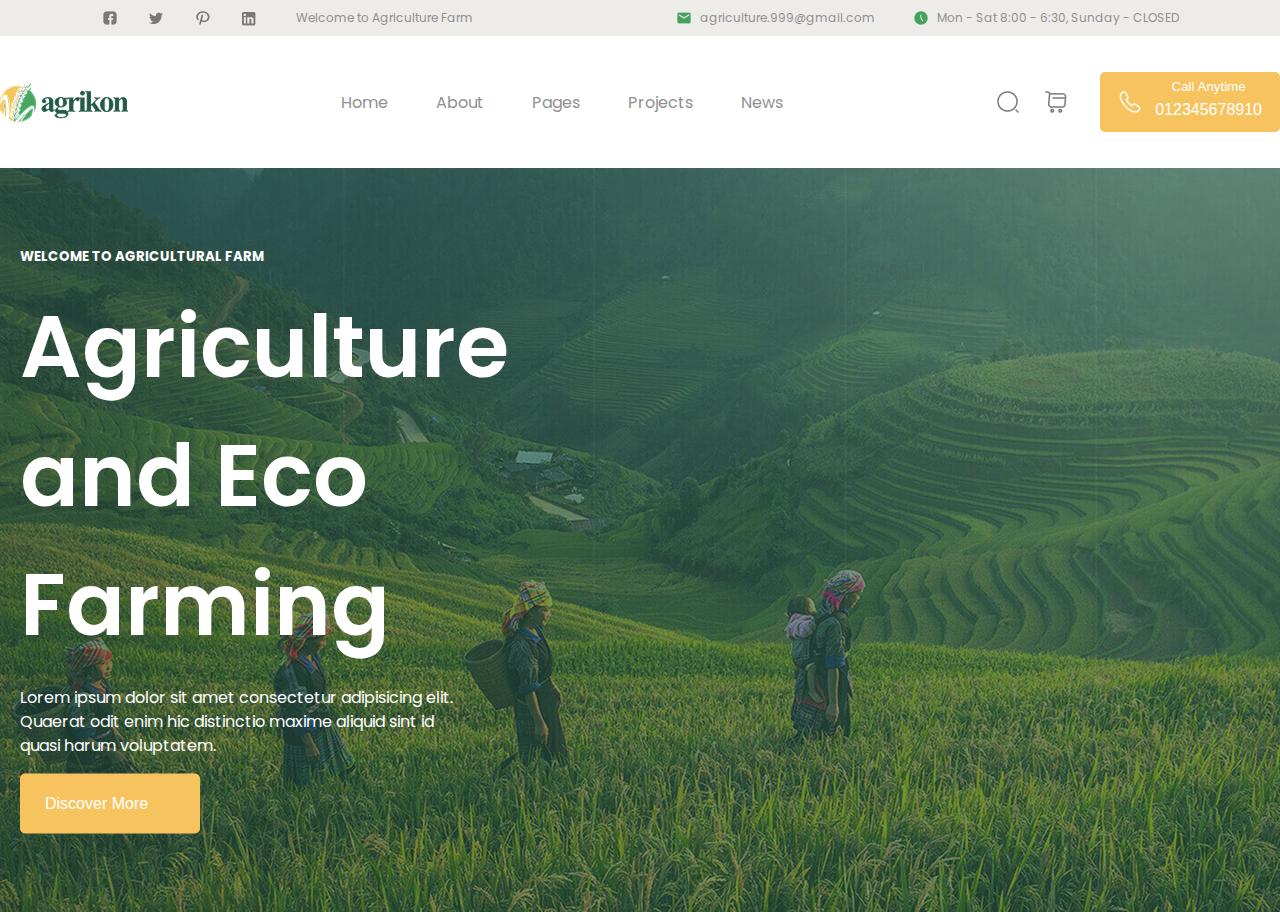
<file: Agriculture/index.html>
<html lang="en">

<head>
    <meta charset="UTF-8">
    <meta name="viewport" content="width=device-width, initial-scale=1.0">
    <title>Agricultural Website</title>
    <link rel="stylesheet" href="style.css">
    <link rel="preconnect" href="https://fonts.googleapis.com">
    <link rel="preconnect" href="https://fonts.gstatic.com" crossorigin>
    <link
        href="https://fonts.googleapis.com/css2?family=Poppins:ital,wght@0,100;0,200;0,300;0,400;0,500;0,600;0,700;0,800;0,900;1,100;1,200;1,300;1,400;1,500;1,600;1,700;1,800;1,900&display=swap"
        rel="stylesheet">
        <link rel="stylesheet" href="extra.css">
</head>

<body>
    <header>
        <div class="container">
            <div class="top">
                <div class="left">
                    <div class="social">
                        <a href=""><img height="16px" width="16px" src="images/facebook.png" alt=""></a>
                        <a href=""><img height="16px" width="16px" src="images/mdi_twitter.png" alt=""></a>
                        <a href=""><img height="16px" width="16px" src="images/ph_pinterest-logo-bold.png" alt=""></a>
                        <a href=""><img height="16px" width="16px" src="images/mdi_linkedin.png" alt=""></a>
                    </div>
                    <div id="welcome">
                        <p>Welcome to Agriculture Farm</p>
                    </div>
                </div>
                <div class="right">
                    <div class="mail">
                        <img height="16px" width="16px" src="images/material-symbols_mail-rounded.png" alt="">
                        <p>agriculture.999@gmail.com</p>
                    </div>
                    <div class="time">
                        <img height="16px" width="16px" src="images/mdi_clock-time-five.png" alt="">
                        <span>Mon - Sat 8:00 - 6:30, Sunday - CLOSED</span>
                    </div>
                </div>
            </div>

            <div class="navbar">
                <div class="logo">
                    <img height="39px" width="128px" src="images/Logo.png" alt="">
                </div>
                <div class="nav">
                    <ul>
                        <li><a href="">Home</a></li>
                        <li><a href="">About</a></li>
                        <li><a href="">Pages</a></li>
                        <li><a href="">Projects</a></li>
                        <li><a href="">News</a></li>
                    </ul>
                </div>
                <div class="wrapper">
                    <div class="shopping">
                        <div class="search">
                            <img width="24px" height="24px" src="images/searchnormal1.png" alt="">
                        </div>
                        <div class="cart">
                            <img width="24px " height="24px" src="images/shoppingcart.png" alt="">
                        </div>
                    </div>
                    <button class="contact btn">
                        <div class="call">
                            <img width="24px" height="24px" src="images/call.png" alt="">
                        </div>
                        <div class="number">
                            <p>Call Anytime</p>
                            <p id="num">012345678910</p>
                        </div>
                </div>
            </div>
        </div>
        </div>
    </header>
      <section class="one">
      <div class="container">
        <div class="box">
            <h5>WELCOME TO AGRICULTURAL FARM</h5>
            <h1>Agriculture and Eco Farming</h1>
            <p>Lorem ipsum dolor sit amet consectetur adipisicing elit. Quaerat odit enim hic distinctio maxime aliquid sint id quasi harum voluptatem.</p>
            <button class="btn">Discover More</button>
        </div>
      </div>
      </section>
</body>

</html>
</file>
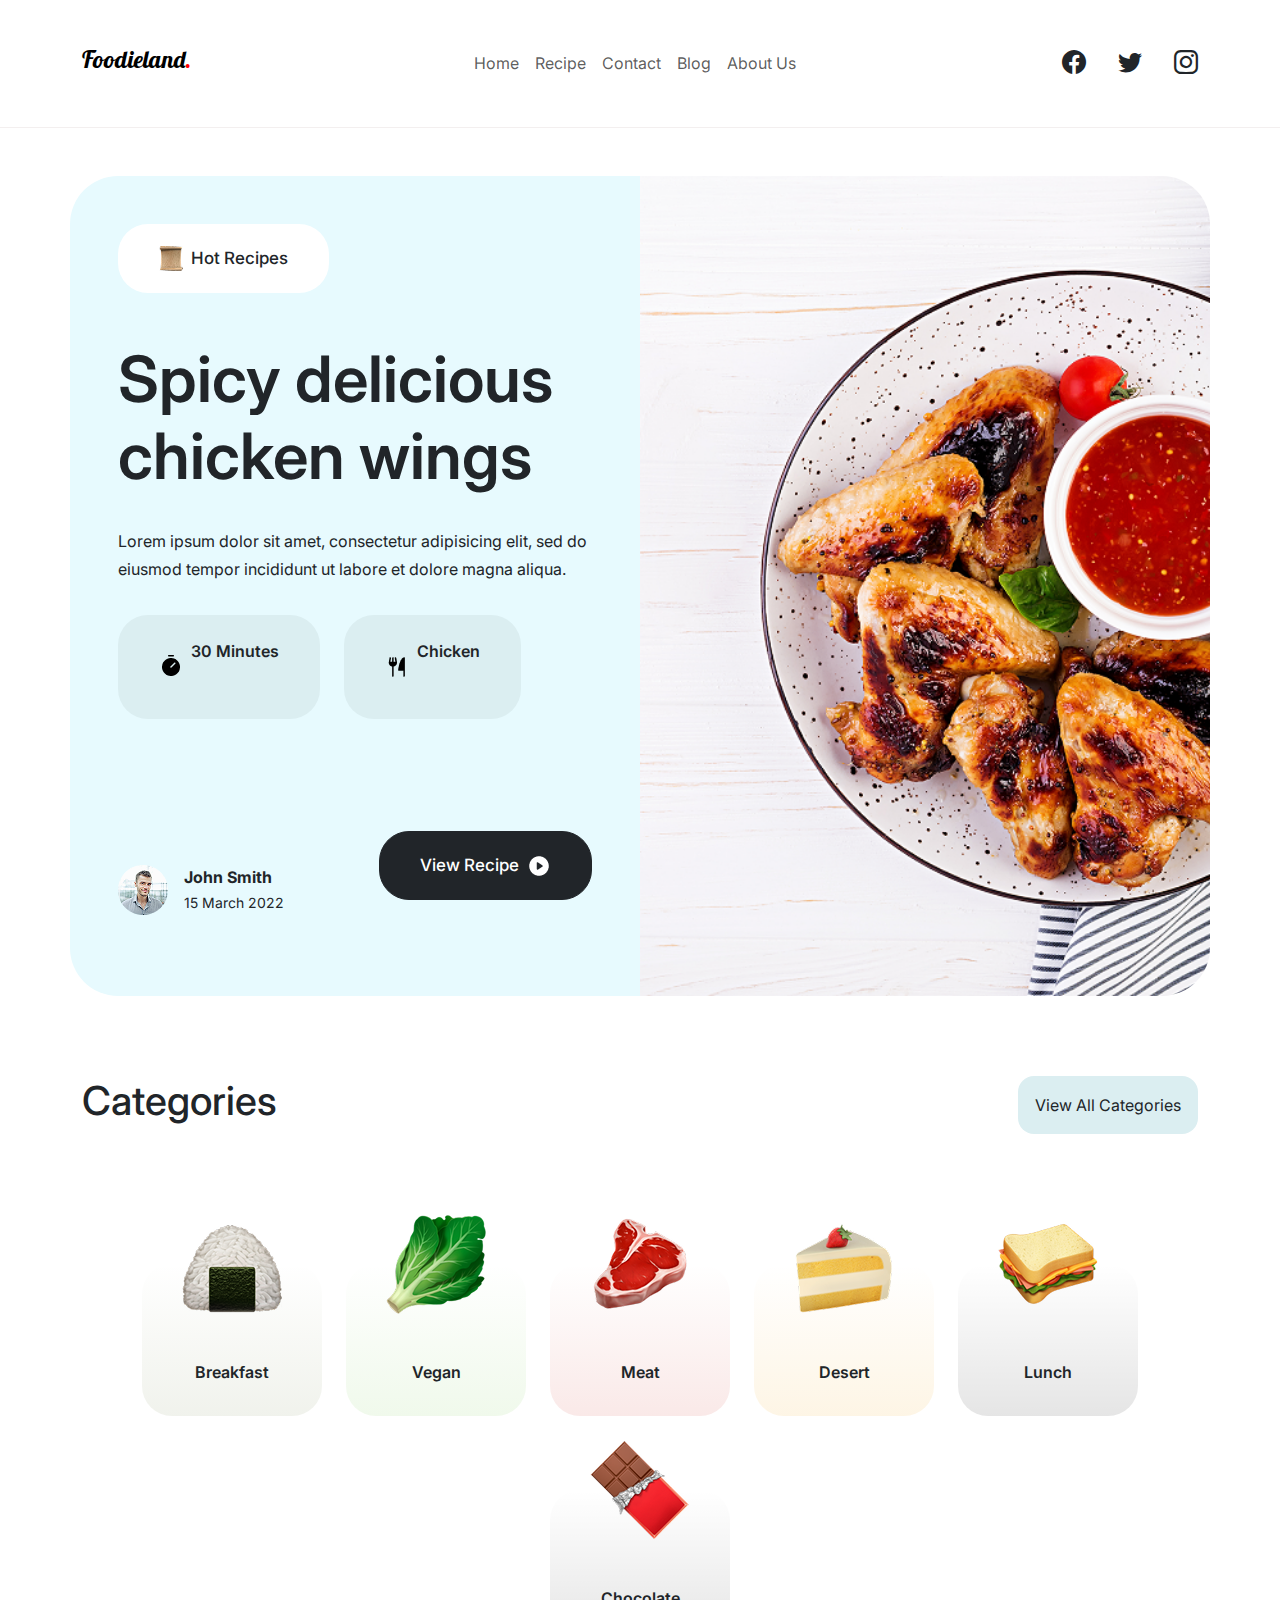
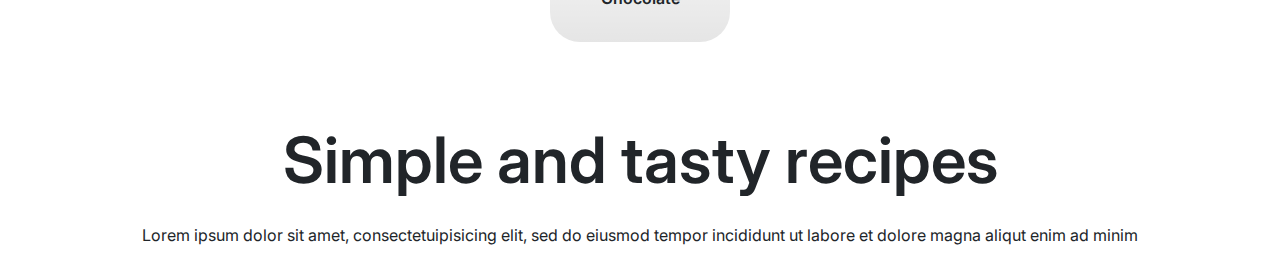
<file: Food/index.html>
<!DOCTYPE html>
<html lang="en">

<head>
    <meta charset="UTF-8">
    <meta name="viewport" content="width=device-width, initial-scale=1.0">
    <link href="https://cdn.jsdelivr.net/npm/bootstrap@5.3.3/dist/css/bootstrap.min.css" rel="stylesheet">
    <link rel="preconnect" href="https://fonts.googleapis.com">
    <link rel="preconnect" href="https://fonts.gstatic.com" crossorigin>
    <link href="https://fonts.googleapis.com/css2?family=Lobster&display=swap" rel="stylesheet">
    <link rel="preconnect" href="https://fonts.googleapis.com">
    <link rel="preconnect" href="https://fonts.gstatic.com" crossorigin>
    <link href="https://fonts.googleapis.com/css2?family=Inter:wght@100..900&display=swap" rel="stylesheet">
    <link rel="stylesheet" href="https://cdn.jsdelivr.net/npm/bootstrap-icons/font/bootstrap-icons.css">
    <link rel="stylesheet" href="style.css">
    <link rel="stylesheet" href="media.css">
    <title>Restaurant</title>
</head>

<body>
    <header class="container-fluid">
        <div class="container">
            <div class="row">
                <div class="col-12">
                    <nav class="navbar navbar-expand-lg d-flex justify-content-between align-items-center py-3 my-4">
                        <a href="#" class="navbar-brand">
                            <h1>Foodieland<span>.</span></h1>
                        </a>
                        <button class="navbar-toggler" type="button" data-bs-toggle="offcanvas"
                            data-bs-target="#menuoff">
                            <span class="navbar-toggler-icon"></span>
                        </button>
                        <div class="collapse navbar-collapse" id="menu"></div>
                        <div class="offcanvas offcanvas-start" tabindex="-1" id="menuoff">
                            <div class="offcanvas-header">
                                <button type="button" class="btn-close text-reset" data-bs-dismiss="offcanvas"
                                    aria-label="Close"></button>
                            </div>
                            <div class="offcanvas-body">
                                <ul class="navbar-nav">
                                    <li class="nav-item"><a href="#" class="nav-link">Home</a></li>
                                    <li class="nav-item"><a href="#" class="nav-link">Recipe</a></li>
                                    <li class="nav-item"><a href="#" class="nav-link">Contact</a></li>
                                    <li class="nav-item"><a href="#" class="nav-link">Blog</a></li>
                                    <li class="nav-item"><a href="#" class="nav-link">About Us</a></li>
                                </ul>
                            </div>
                        </div>
                        <div class="d-none d-lg-block">
                            <ul class="list-inline m-0 d-flex gap-4">
                                <li class="list-inline-item"><a href="#" class="text-dark fs-4"><i
                                            class="bi bi-facebook"></i></a></li>
                                <li class="list-inline-item"><a href="#" class="text-dark fs-4"><i
                                            class="bi bi-twitter"></i></a></li>
                                <li class="list-inline-item"><a href="#" class="text-dark fs-4"><i
                                            class="bi bi-instagram"></i></a></li>
                            </ul>
                        </div>
                    </nav>
                </div>
            </div>
        </div>
    </header>

    <section class="hero container-fluid my-5">
        <div class="container">
            <div class="row">
                <div class="col-lg-6 left">
                    <div class="hot">
                        <button class="btn bg-white"><img src="Images/hero/image 14.png" alt="">Hot Recipes</button>
                    </div>
                    <h1>Spicy delicious chicken wings</h1>
                    <p>Lorem ipsum dolor sit amet, consectetur adipisicing elit, sed do eiusmod tempor incididunt ut
                        labore et dolore magna aliqua.</p>
                    <div class="btn-wrapper d-flex gap-4">
                        <button class="btn d-flex align-items-center justify-content-center">
                            <img src="Images/hero/Timer.png" alt="">
                            <p>30 Minutes</p>
                        </button>
                        <button class="btn d-flex align-items-center justify-content-center">
                            <img src="Images/hero/ForkKnife.png" alt="">
                            <p>Chicken</p>
                        </button>
                    </div>
                    <div class="d-flex align-items-center justify-content-between w-100">
                        <div class="d-flex gap-3 align-items-center">
                            <img width="50px" height="50px" src="Images/hero/Ellipse 2.png" alt="">
                            <div class="date">
                                <p class="m-0">John Smith</p>
                                <p class="m-0">15 March 2022</p>
                            </div>
                        </div>
                        <button class="btn btn-dark d-flex align-items-center justify-content-center">
                            View Recipe <span><img src="Images/hero/PlayCircle.png" alt=""></span>
                        </button>
                    </div>
                </div>
                <div class="col-lg-6" id="heroimg"></div>
            </div>
        </div>
    </section>
    <section class="categories container-fluid">
        <div class="container">
            <div class="row justify-content-between align-items-center title-holder">
                <div class="col-auto">
                    <h1>Categories</h1>
                </div>
                <div class="col-auto">
                    <button class="btn">View All Categories</button>
                </div>
            </div>
            <div class="wrapper">
                <div
                    class="row row-cols-lg-6 row-cols-md-3 row-cols-1 row-cols-1 justify-content-center gap-4 mx-0 main">
                    <div class="col box px-0">
                        <div class="parent" id="breakfast">
                            <div class="image"><img src="Images/category/breakfast.png" alt=""></div>
                            <div class="title">
                                <P>Breakfast</P>
                            </div>
                        </div>
                    </div>
                    <div class="col box px-0 ">
                        <div class="parent" id="vegan">
                            <div class="image"><img src="Images/category/vegan.png" alt=""></div>
                            <div class="title">
                                <P>Vegan</P>
                            </div>
                        </div>
                    </div>
                    <div class="col box px-0">
                        <div class="parent" id="meat">
                            <div class="image"><img src="Images/category/meat.png " alt=""></div>
                            <div class="title">
                                <P>Meat</P>
                            </div>
                        </div>
                    </div>
                    <div class="col box px-0">
                        <div class="parent" id="desert">
                            <div class="image"><img src="Images/category/desert.png" alt=""></div>
                            <div class="title">
                                <P>Desert</P>
                            </div>
                        </div>
                    </div>
                    <div class="col box px-0">
                        <div class="parent" id="lunch">
                            <div class="image"><img src="Images/category/lunch.png" alt=""></div>
                            <div class="title">
                                <P>Lunch</P>
                            </div>
                        </div>
                    </div>
                    <div class="col box px-0">
                        <div class="parent" id="chocolate">
                            <div class="image"><img src="Images/category/chocolate.png" alt=""></div>
                            <div class="title">
                                <P>Chocolate</P>
                            </div>
                        </div>
                    </div>


                </div>
            </div>
        </div>
        </div>
    </section>
    <section class="recipes container-fluid">
        <div class="container">
            <div class="row text-center gy-3">
                <h1>Simple and tasty recipes</h1>
                <p>Lorem ipsum dolor sit amet, consectetuipisicing elit, sed do eiusmod tempor incididunt ut labore et
                    dolore magna aliqut enim ad minim </p>
            </div>
        </div>
    </section>

    <script src="https://cdn.jsdelivr.net/npm/bootstrap@5.3.3/dist/js/bootstrap.bundle.min.js"></script>
</body>

</html>
</file>
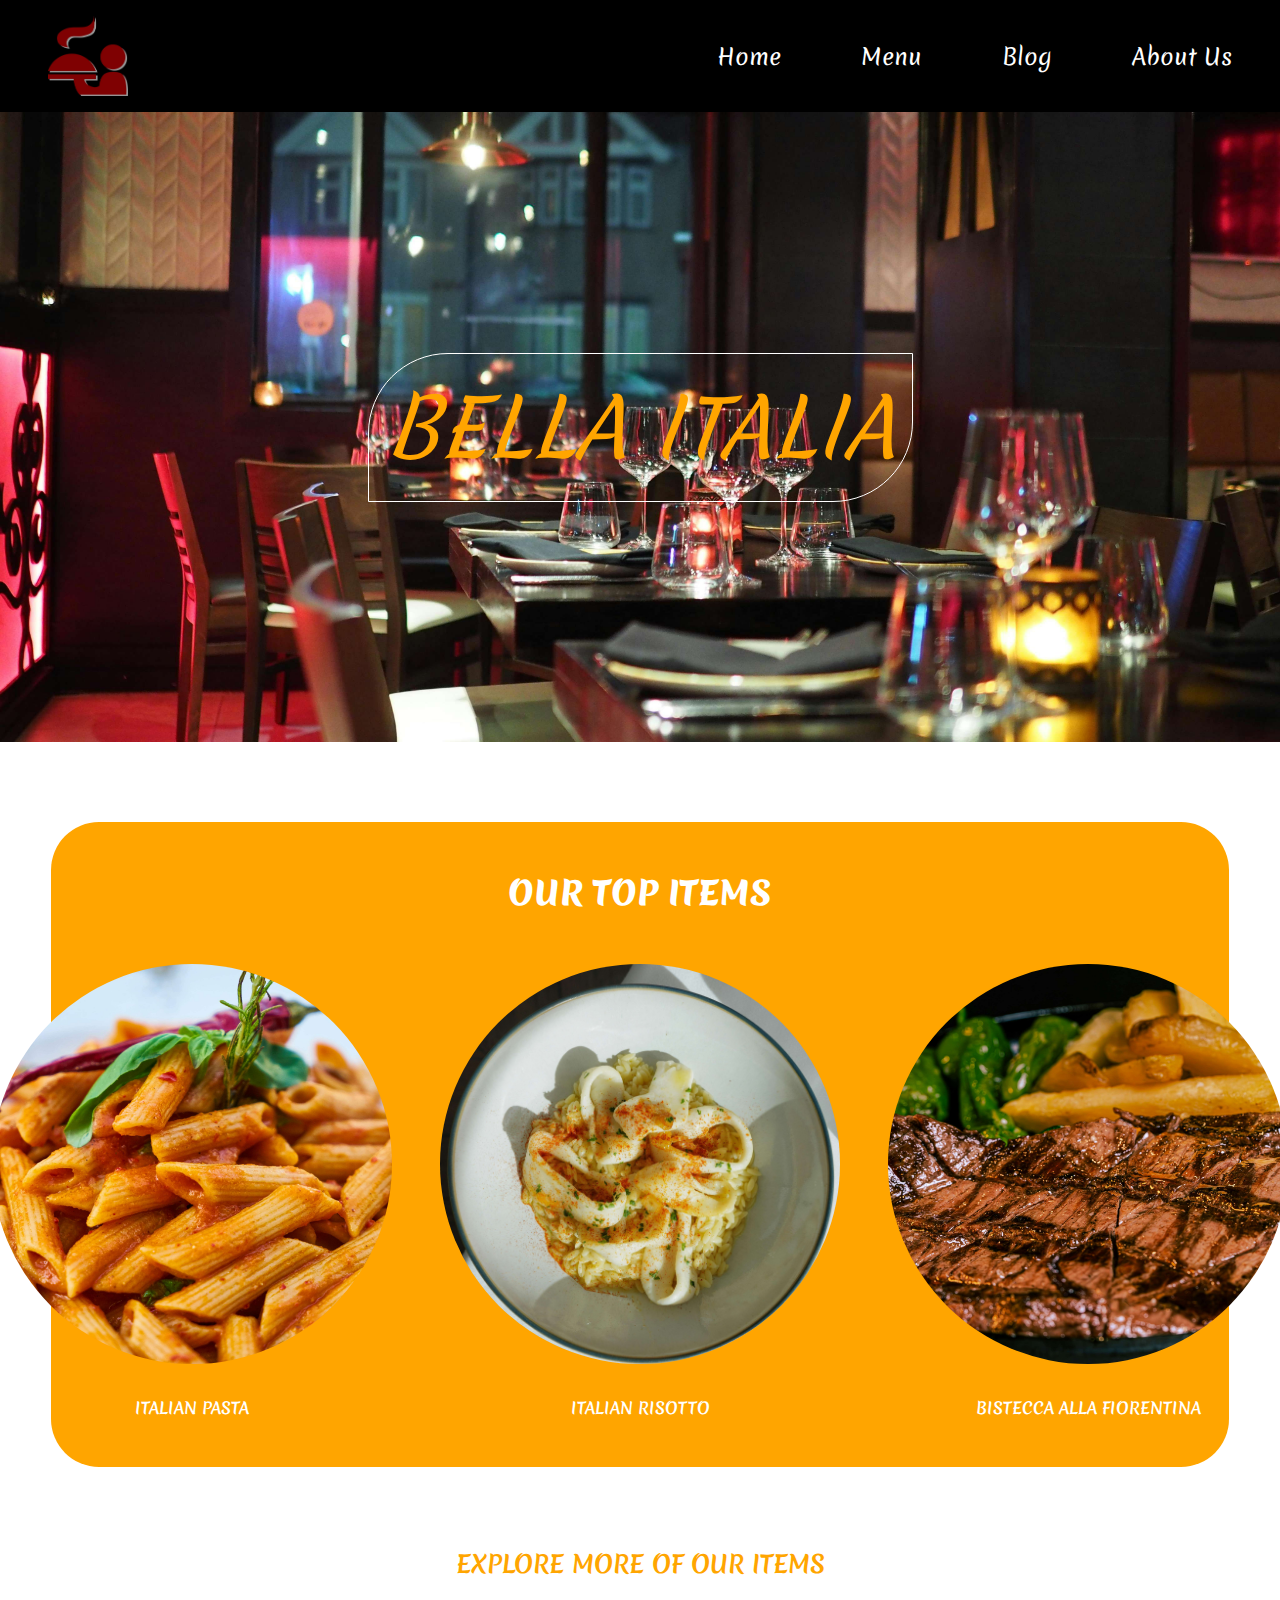
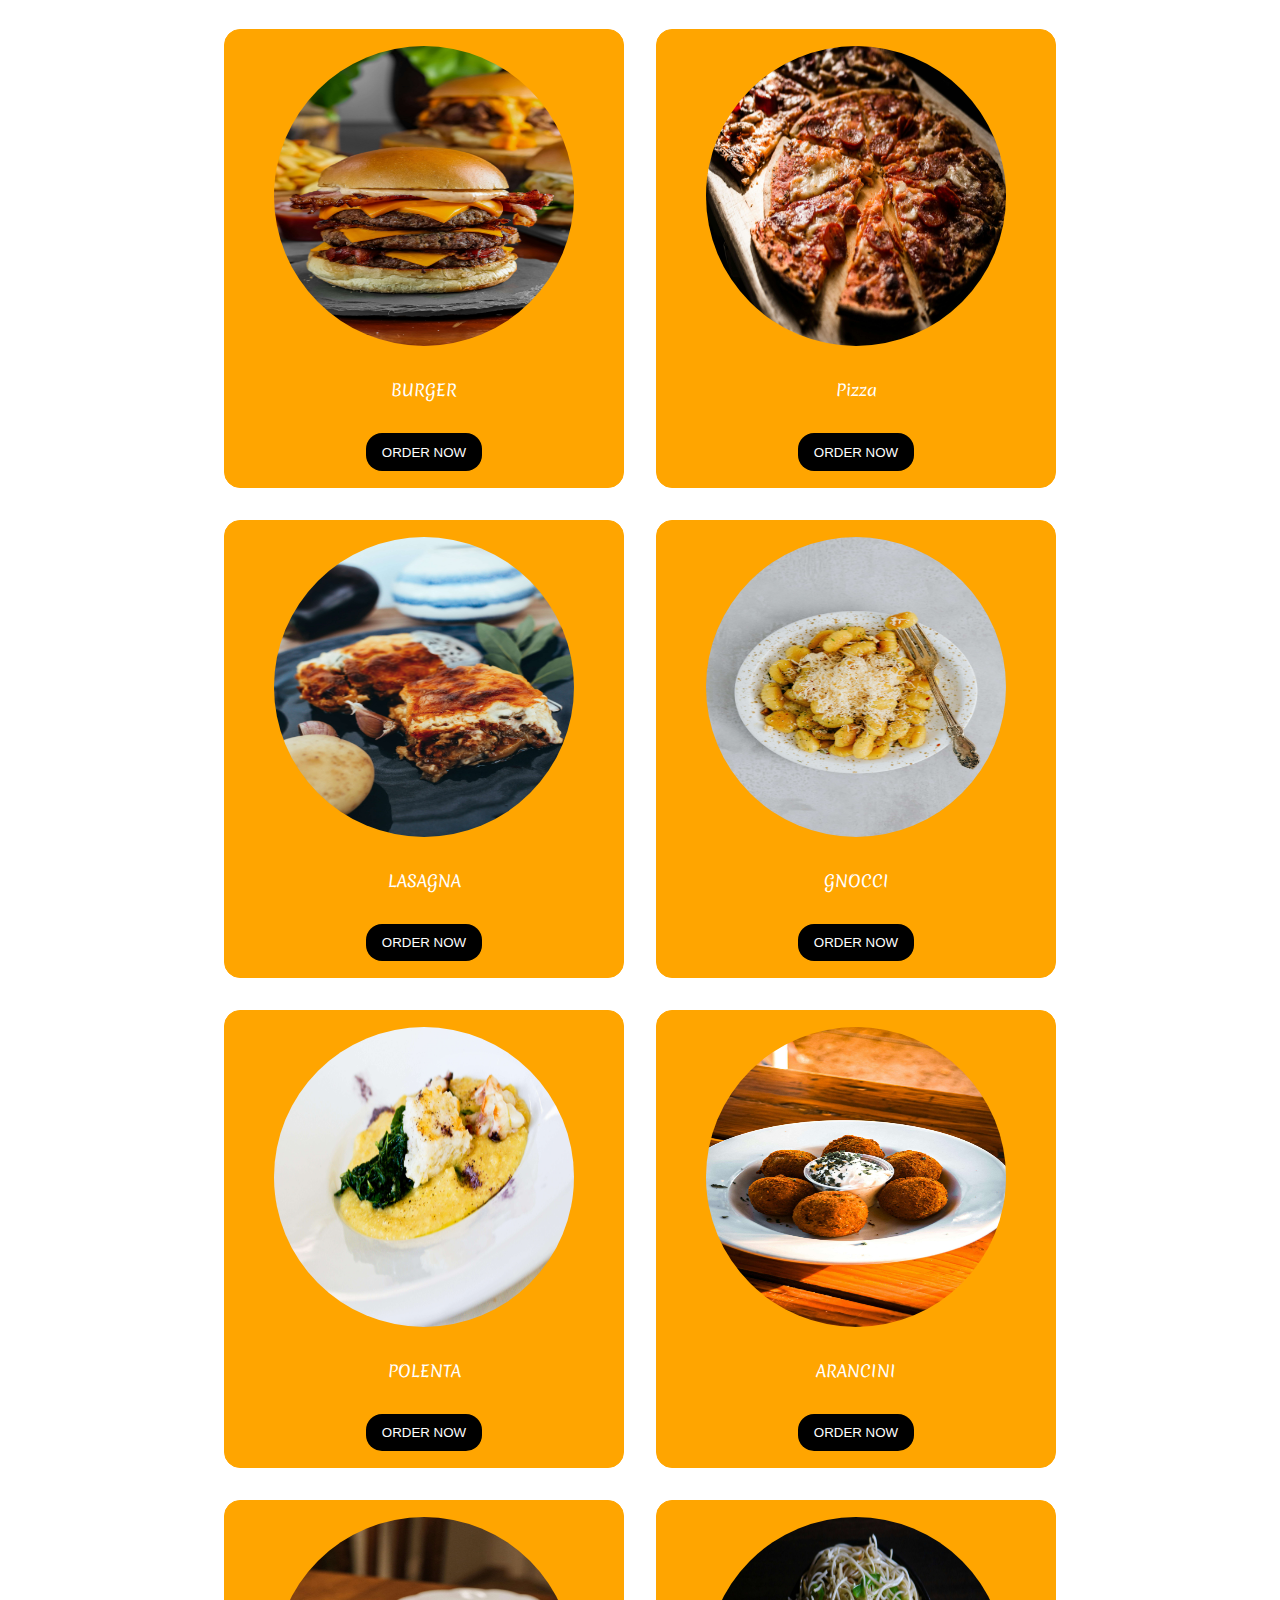
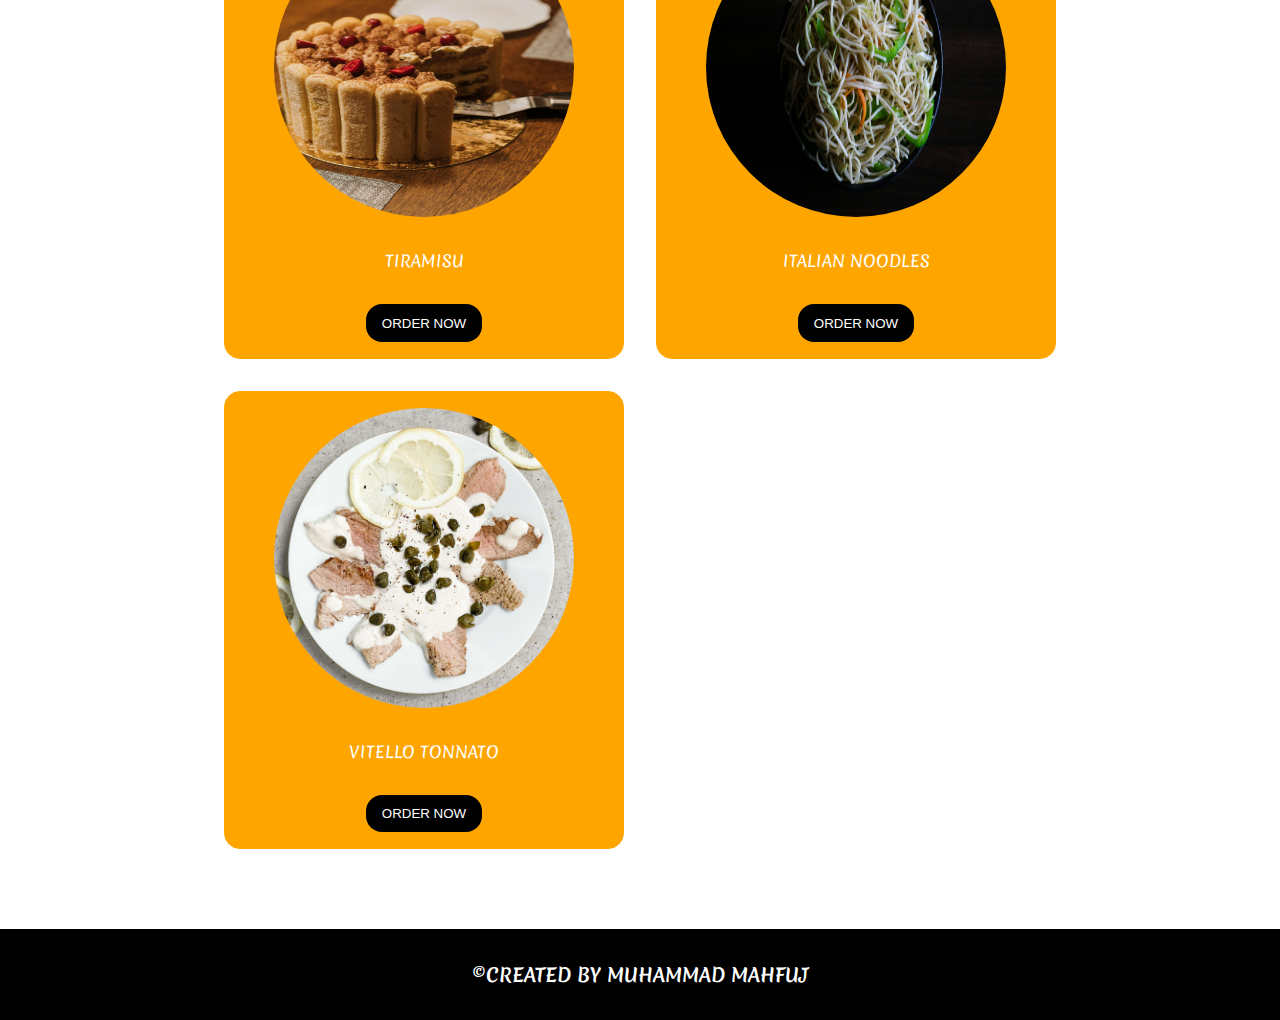
<file: Italian_Restaurant/index.html>
<html lang="en">

<head>
    <meta charset="UTF-8">
    <meta name="viewport" content="width=device-width, initial-scale=1.0">
    <link rel="shortcut icon" href="images/fav.ico" type="image/x-icon">
    <link rel="stylesheet" href="style.css">
    <link rel="preconnect" href="https://fonts.googleapis.com">
    <link rel="preconnect" href="https://fonts.gstatic.com" crossorigin>
    <link href="https://fonts.googleapis.com/css2?family=Merienda:wght@300..900&display=swap" rel="stylesheet">
    <title>BELLA ITALIA - Native Italian Restaurant</title>
</head>

<body>
    <header>

        <nav>
            <div class="logo">
                <img width="80px" src="images/logo2.png" alt="">
            </div>
            <div class="navbar">
                <ul>
                    <li><a href="">Home</a></li>
                    <li><a href="">Menu</a></li>
                    <li><a href="">Blog</a></li>
                    <li><a href="">About Us</a></li>
                </ul>
            </div>
        </nav>
    </header>
    <section class="hero">
        <div class="container">
            <h1>BELLA ITALIA</h1>
        </div>
    </section>
    <section class="menu">
        <div class="container">
            <h1>OUR TOP ITEMS</h1>
            <div class="wrapper">
                <div class="box">
                    <img src="images/pasta.png" alt="">
                    ITALIAN PASTA
                </div>
                <div class="box">
                    <img src="images/risotto.png" alt="">
                    ITALIAN RISOTTO
                </div>
                <div class="box">
                    <img src="images/b.png" lt=""> BISTECCA ALLA FIORENTINA
                </div>
            </div>
        </div>
    </section>
    <section class="explore">
        <div class="container">
            <h2>EXPLORE MORE OF OUR ITEMS</h2>
            <div class="wrapper">
                <div class="box">
                    <img src="images/burger.png" alt="">
                    <p>BURGER</p>
                    <button>ORDER NOW</button>
                </div>
                <div class="box">
                    <img src="images/pizza.png" alt="">
                    <p>Pizza</p>
                    <button>ORDER NOW</button>
                </div>
                <div class="box">
                    <img src="images/lasagna.png" alt="">
                    <p>LASAGNA</p>
                    <button>ORDER NOW</button>
                </div>
                <div class="box">
                    <img src="images/gnocci.png" alt="">
                    <p>GNOCCI</p>
                    <button>ORDER NOW</button>
                </div>
                <div class="box">
                    <img src="images/polenta.png" alt="">
                    <p>POLENTA</p>
                    <button>ORDER NOW</button>
                </div>
                <div class="box">
                    <img src="images/arancini.png" alt="">
                    <p>ARANCINI</p>
                    <button>ORDER NOW</button>
                </div>
                <div class="box">
                    <img src="images/tiramisu.png" alt="">
                    <p>TIRAMISU</p>
                    <button>ORDER NOW</button>
                </div>
                <div class="box">
                    <img src="images/noodles.png" alt="">
                    <p>ITALIAN NOODLES</p>
                    <button>ORDER NOW</button>
                </div>
                <div class="box">
                    <img src="images/v.png" alt="">
                    <p>
                        VITELLO TONNATO
                    </p>
                    <button>ORDER NOW</button>
                </div>
            </div>
        </div>
    </section>
    <footer>
        <h3>&copy;CREATED BY MUHAMMAD MAHFUJ</h3>
    </footer>
</body>

</html>
</file>
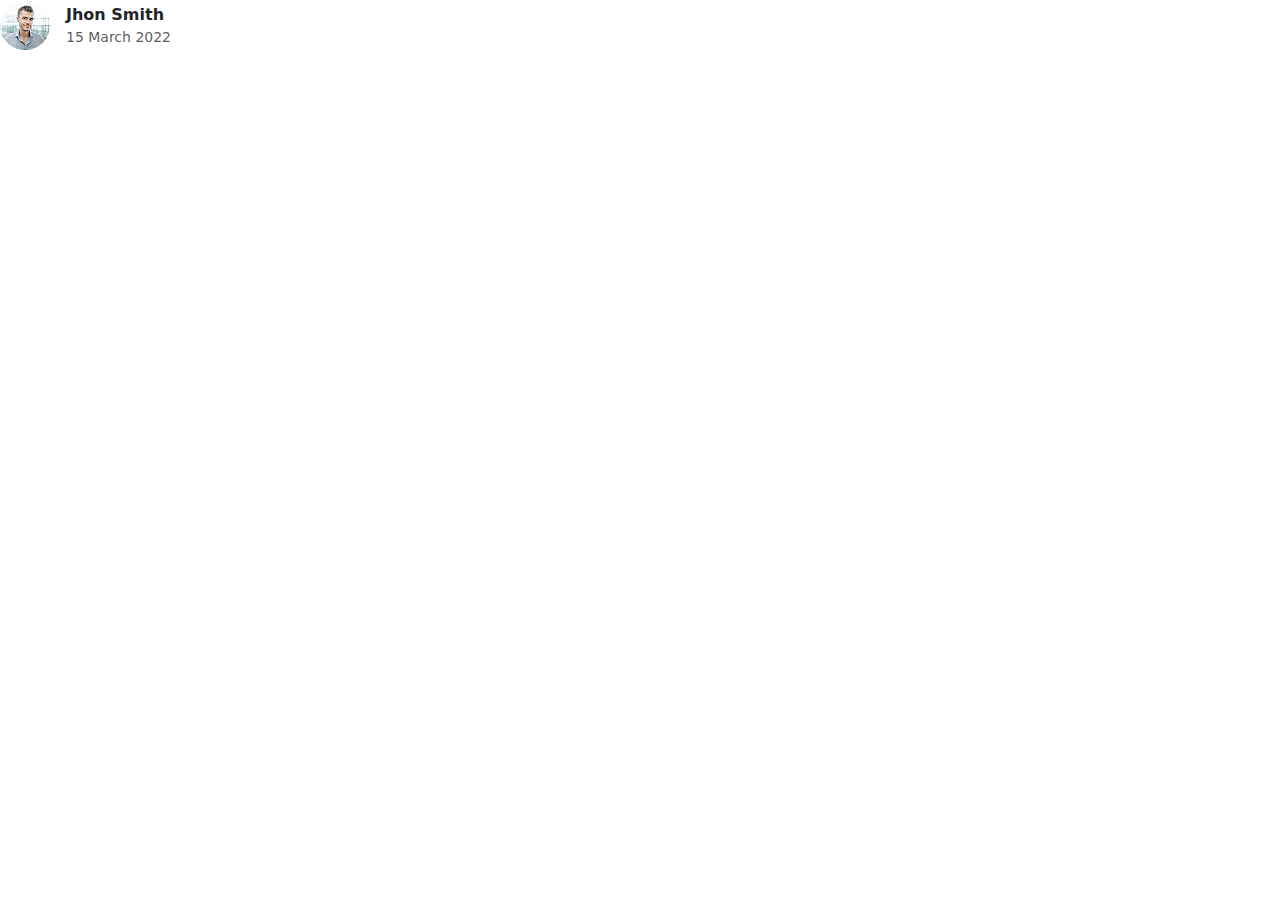
<file: Food/about.html>
<html lang="en">

<head>
    <meta charset="UTF-8">
    <meta name="viewport" content="width=device-width, initial-scale=1.0">
    <link href="https://cdn.jsdelivr.net/npm/bootstrap@5.3.3/dist/css/bootstrap.min.css" rel="stylesheet">
    <title>Document</title>
    <style>
    /* .chef {
    display: flex;
    border: 1px solid red;
    align-items: center;
    gap: 1rem;
    justify-content: space-between; /* Added for better spacing */
    padding: 0.5rem 1rem; /* Adds some inner spacing */
}

.chef p:nth-child(1) {
    font-size: 1rem;
    font-weight: bold;
}

.chef p:nth-child(2) {
    font-size: 14px;
    font-weight: 400;
}

.chef button {
    padding: 0.5rem;
    margin-left: auto; /* Pushes the button to the right dynamically */
    display: flex;
    align-items: center; /* Ensures text and icon are aligned */
    gap: 0.7rem; /* Adds spacing between text and icon */
}

.chef button span {
    margin-left: 0; /* No need for manual spacing if using `gap` */
} */

    </style>
</head>

<body>
    <div class="chef-wrapper">
        <div class="chef d-flex align-items-center gap-3">
            <div class="chef-img">
                <img src="Images/hero/Ellipse 2.png" alt="">
            </div>
            <div class="date">
                <p class="m-0 fw-bold">Jhon Smith</p>
                <p class="m-0 text-muted">15 March 2022</p>
            </div>
        </div>
    </div>
    
    <script src="https://cdn.jsdelivr.net/npm/bootstrap@5.3.3/dist/js/bootstrap.bundle.min.js"></script>
</body>

</html>
</file>
<file: Agriculture/style.css>
:root {
  --font-color: #909090;
  --nav-hover: #2D5F4D;
  --button-color: #F7C35F;
  --pure-white: #FFFFFF;
}

* {
  margin: 0;
  padding: 0;
  box-sizing: border-box;
}

.container {
  max-width: 1440px;
  margin: 0 auto;
}

.top {
  display: flex;
  align-items: center;
  justify-content: space-around;
  height: 36px;
  font-size: 12px;
  font-family: "Poppins";
  color: var(--font-color);
  background-color: #EDECE9;
}
.top .left {
  display: flex;
  justify-content: center;
  align-items: center;
  gap: 40px;
}
.top .left .social {
  display: flex;
  justify-content: center;
  align-items: center;
  gap: 30px;
}
.top .left .welcome {
  display: flex;
  justify-content: center;
  align-items: center;
}
.top .right {
  display: flex;
  justify-content: center;
  align-items: center;
  gap: 38px;
}
.top .right .mail {
  display: flex;
  justify-content: center;
  align-items: center;
  gap: 8px;
}
.top .right .time {
  display: flex;
  justify-content: center;
  align-items: center;
  gap: 8px;
}

.container .navbar {
  margin: 36px 0;
  display: flex;
  justify-content: space-between;
  align-items: center;
}
.container .navbar .nav {
  display: flex;
  justify-content: center;
  align-items: center;
}
.container .navbar .nav ul {
  list-style: none;
  display: flex;
  justify-content: center;
  gap: 48px;
}
.container .navbar .nav ul li a {
  font-size: 1rem;
  font-family: "Poppins", serif;
  font-weight: 400;
  font-style: normal;
  color: var(--font-color);
  text-decoration: none;
}
.container .navbar .nav ul li a:hover {
  border-bottom: 2px solid green;
  transition: 0.5s;
}
.container .navbar .wrapper {
  display: flex;
  justify-content: space-between;
  align-items: center;
  gap: 2rem;
}
.container .navbar .wrapper .shopping {
  display: flex;
  gap: 24px;
}
.container .navbar .wrapper .number {
  color: var(--pure-white);
}
.container .navbar .wrapper .number #num {
  font-size: 16px;
  line-height: 2;
}

section.one {
  background-image: url(images/main-slider-1-1\ 1.png);
  background-repeat: no-repeat;
  background-size: cover;
  width: 100%;
  height: 744px;
  position: relative;
}
section.one .container {
  display: flex;
  justify-content: flex-start; /* Align to the left */
  align-items: center; /* Vertically center */
  height: 100%; /* Ensure container takes full height */
  position: relative; /* Allow absolute positioning inside */
}
section.one .box {
  position: absolute;
  top: 50%;
  left: 0; /* Start from the left edge of the container */
  transform: translateY(-50%); /* Vertically center */
  padding: 20px;
  color: var(--pure-white);
  font-family: "Poppins";
  width: 486px;
}
section.one .box h5 {
  margin-bottom: 1rem;
  color: var(--pure-white);
}
section.one .box h1 {
  margin-bottom: 1rem;
  font-weight: 600;
  font-size: 86px;
}
section.one .box p {
  line-height: 1.5;
  margin-bottom: 1rem;
}
section.one .box button {
  background-color: var(--button-color);
  border: none;
  padding: 12px 25px;
  font-size: 16px;
  color: var(--pure-white);
  cursor: pointer;
  transition: 0.3s;
}
section.one .box button:hover {
  background-color: #f0b731;
}/*# sourceMappingURL=style.css.map */
</file>
<file: Agriculture/extra.css>
.btn {
    background-color: #F7C35F;
    outline: none;
    border: none;
    width: 180px;
    height: 60px;
    border-radius: 5px;
    display: flex;
    align-items: center;
    justify-content: space-between;
    padding: 0 18px;}
</file>
<file: Food/style.css>
:root {
  --hero: #E7FAFE;
  --btncolor: #DBEEF1;
}

* {
  margin: 0;
  padding: 0;
  box-sizing: border-box;
}

header {
  border-bottom: 1px solid rgb(243, 239, 239);
}

.navbar-brand h1 {
  font-family: "Lobster", serif;
  font-size: 1.5rem;
}

.navbar-brand span {
  color: red;
}

.nav-link {
  font-size: 16px;
  font-family: "Inter", sans-serif;
}

#heroimg {
  background-repeat: no-repeat;
  background-size: cover;
  background-image: url(Images/hero/baked-chicken-wings-asian-style-tomatoes-sauce-plate\ 1.png);
}

section.hero .left {
  background-color: var(--hero);
  padding: 3rem;
  border-radius: 3rem 0 0 3rem;
  font-family: "Inter", sans-serif;
}

section.hero .left button {
  border-radius: 30px;
  display: flex;
  gap: 0.5rem;
  font-size: 17px;
  font-weight: 500;
  padding: 21px 40px;
  margin-bottom: 3rem;
}

section.hero .left h1 {
  font-size: 4rem;
  font-weight: 600;
  margin-bottom: 2rem;
}

section.hero .left p {
  font-size: 1rem;
  line-height: 1.75;
  margin-bottom: 2rem;
}

.btn-wrapper {
  margin-bottom: 4rem;
}

.btn-wrapper button {
  background-color: var(--btncolor);
}

.btn-wrapper button p {
  font-size: 14px;
  font-weight: 600;
  margin: 0;
}

.d-flex.align-items-center.justify-content-between {
  margin-top: 20px;
}

.date p {
  margin: 0;
  font-size: 16px;
}

.btn-dark {
  display: flex;
  align-items: center;
  justify-content: center;
  padding: 10px 20px;
}

.date p:first-child {
  font-size: 1rem;
  font-weight: bold;
}

.date p:nth-child(2) {
  font-size: 14px !important;
}

#heroimg {
  border-radius: 0 3rem 3rem 0;
}

.title-holder {
  margin-bottom: 5rem;
}

section.categories {
  margin-top: 5rem;
  margin-bottom: 5rem;
  font-family: "Inter", sans-serif;
}
section.categories button {
  background-color: var(--btncolor);
  border-radius: 16px;
  padding: 1rem;
}

.wrapper .row .box {
  width: 180px;
  height: 202px;
  display: flex;
  align-items: flex-end;
  font-family: "inter", serif;
  font-weight: 600;
}

.wrapper .row .box .parent {
  width: 100%;
  height: 152px;
  position: relative;
  display: flex;
  justify-content: center;
  align-items: center;
  border-radius: 30px;
}
.wrapper .row .box .parent p {
  margin-top: 5rem;
}

.wrapper .row .box .parent .image img {
  width: 100px;
  height: 100px;
  position: absolute;
  top: -50px;
  left: 50%;
  transform: translateX(-50%);
}

#breakfast {
  background: linear-gradient(180deg, rgba(112, 130, 70, 0) 0%, rgba(112, 130, 70, 0.1) 100%);
}

#vegan {
  background: linear-gradient(180deg, rgba(108, 198, 63, 0) 0%, rgba(108, 198, 63, 0.1) 100%);
}

#meat {
  background: linear-gradient(180deg, rgba(204, 38, 27, 0) 0%, rgba(204, 38, 27, 0.1) 100%);
}

#desert {
  background: linear-gradient(180deg, rgba(240, 158, 0, 0) 0%, rgba(240, 158, 0, 0.1) 100%);
}

#lunch {
  background: linear-gradient(180deg, rgba(0, 0, 0, 0) 0%, rgba(0, 0, 0, 0.1) 100%);
}

#chocolate {
  background: linear-gradient(180deg, rgba(0, 0, 0, 0) 0%, rgba(0, 0, 0, 0.1) 100%);
}

section.recipes {
  font-family: "inter", serif;
}
section.recipes h1 {
  font-size: 4rem;
  font-weight: 600;
}
section.recipes p {
  font-size: 1rem;
}/*# sourceMappingURL=style.css.map */
</file>
<file: Food/media.css>
@media (min-width: 1400px) {
  .container, .container-lg, .container-md, .container-sm, .container-xl, .container-xxl {
    max-width: 1280px;
  }
}/*# sourceMappingURL=media.css.map */
</file>
<file: Italian_Restaurant/style.css>
* {
  margin: 0;
  padding: 0;
  box-sizing: border-box;
}

body {
  font-family: "Merienda", cursive;
}
.container {
  max-width: 92%;
  margin: 0 auto;
}

header {
  position: sticky;
  top: 0;
  z-index: 1;
}



header nav {
  background-color: black;
  align-items: center;
  padding: 1rem 3rem;
  display: flex;
  justify-content: space-between;
}

header nav .logo h1 {
  color: orange;
  font-size: 3rem;
  font-weight: 700;
  font-style: italic;
}

header nav .navbar ul {
  gap: 5rem;
  display: flex;
  list-style: none;
  align-items: center;
}

header nav .navbar ul li a {
  text-decoration: none;
  color: white;
  font-size: 1.4rem;
  transition: 0.5s;
}

header nav .navbar ul li a:hover {
  padding: 0.5rem 1rem;
  border: 1px solid orange;
  color: orange;
  border-top-left-radius: 1rem;
  border-bottom-right-radius: 1rem;
  box-shadow: 6px 0px 100px orange;
  background-color: transparent;
}

section.hero {
  margin-bottom: 5rem;
  background-image: url(images/hero.png);
  width: 100%;
  height: 70vh;
  background-size: cover;
  background-position: bottom left;
  background-repeat: no-repeat;
}

section.hero h1 {
  border: 1px solid white;
  font-size: 5rem;
  color: orange;
  font-weight: 400;
  font-style: italic;
  border-top-left-radius: 5rem;
  border-bottom-right-radius: 5rem;
  padding: 1rem;
  animation: left 5s ease-in-out forwards;
}

section.hero .container {
  height: 100%;
  display: flex;
  justify-content: center;
  align-items: center;
}

section.hero .container img {
  width: 600px;
}

section.menu .container {
  color: white;
  background-color: orange;
  padding: 3rem;
  border-radius: 3rem;
}

section.menu .container h1 {
  text-align: center;
  margin-bottom: 3rem;
  font-weight: 900;
}

section.menu .container .wrapper {
  display: flex;
  justify-content: center;
  align-items: center;
  gap: 3rem;
}

section.menu .container .wrapper .box {
  display: flex;
  flex-direction: column;
  justify-content: center;
  align-items: center;
  gap: 2rem;
  font-weight: 600;
  transition: 1s;
}

section.menu .container .wrapper .box:hover {
  transform: scale(110%);
}

section.menu .container .wrapper .box img {
  width: 400px;
  -o-object-fit: cover;
  object-fit: cover;
  height: 400px;
  border-radius: 50%;
}

section.explore {
  margin-top: 5rem;
  margin-bottom: 5rem;
}

section.explore .container h2 {
  color: orange;
  font-weight: 700;
  text-align: center;
  margin-bottom: 3rem;
}

section.explore .container .wrapper {
  display: grid;
  grid-template-columns: repeat(auto-fit, 400px);
  gap: 2rem;
  justify-content: center;
}

section.explore .container .wrapper .box {
  padding: 1rem 0;
  width: 400px;
  border: 1px solid orange;
  display: flex;
  flex-direction: column;
  gap: 2rem;
  align-items: center;
  border-radius: 1rem;
  background-color: orange;
  color: white;
}

section.explore .container .wrapper .box img {
  width: 300px;
  height: 300px;
  border-radius: 50%;
  transition: 1s;
}

section.explore .container .wrapper .box img:hover {
  transform: scale(105%);
}

section.explore .container .wrapper .box p {
  color: white;
}

section.explore .container .wrapper .box button {
  background-color: black;
  color: white;
  padding: 0.7rem 1rem;
  border: none;
  border-radius: 1rem;
}

footer {
  width: 100%;
  background-color: black;
  padding: 2rem;
  color: white;
  display: flex;
  justify-content: center;
  align-items: center;
}

@keyframes left {
  0% {
    transform: translateY(-200px);
  }

  20% {
    transform: translateY(0);
  }

  40% {
    transform: translateY(-50px);
  }

  60% {
    transform: translateY(0);
  }

  80% {
    transform: translateY(-25px);
  }

  100% {
    transform: translateY(0);
  }
}

/*# sourceMappingURL=style.css.map */
</file>
